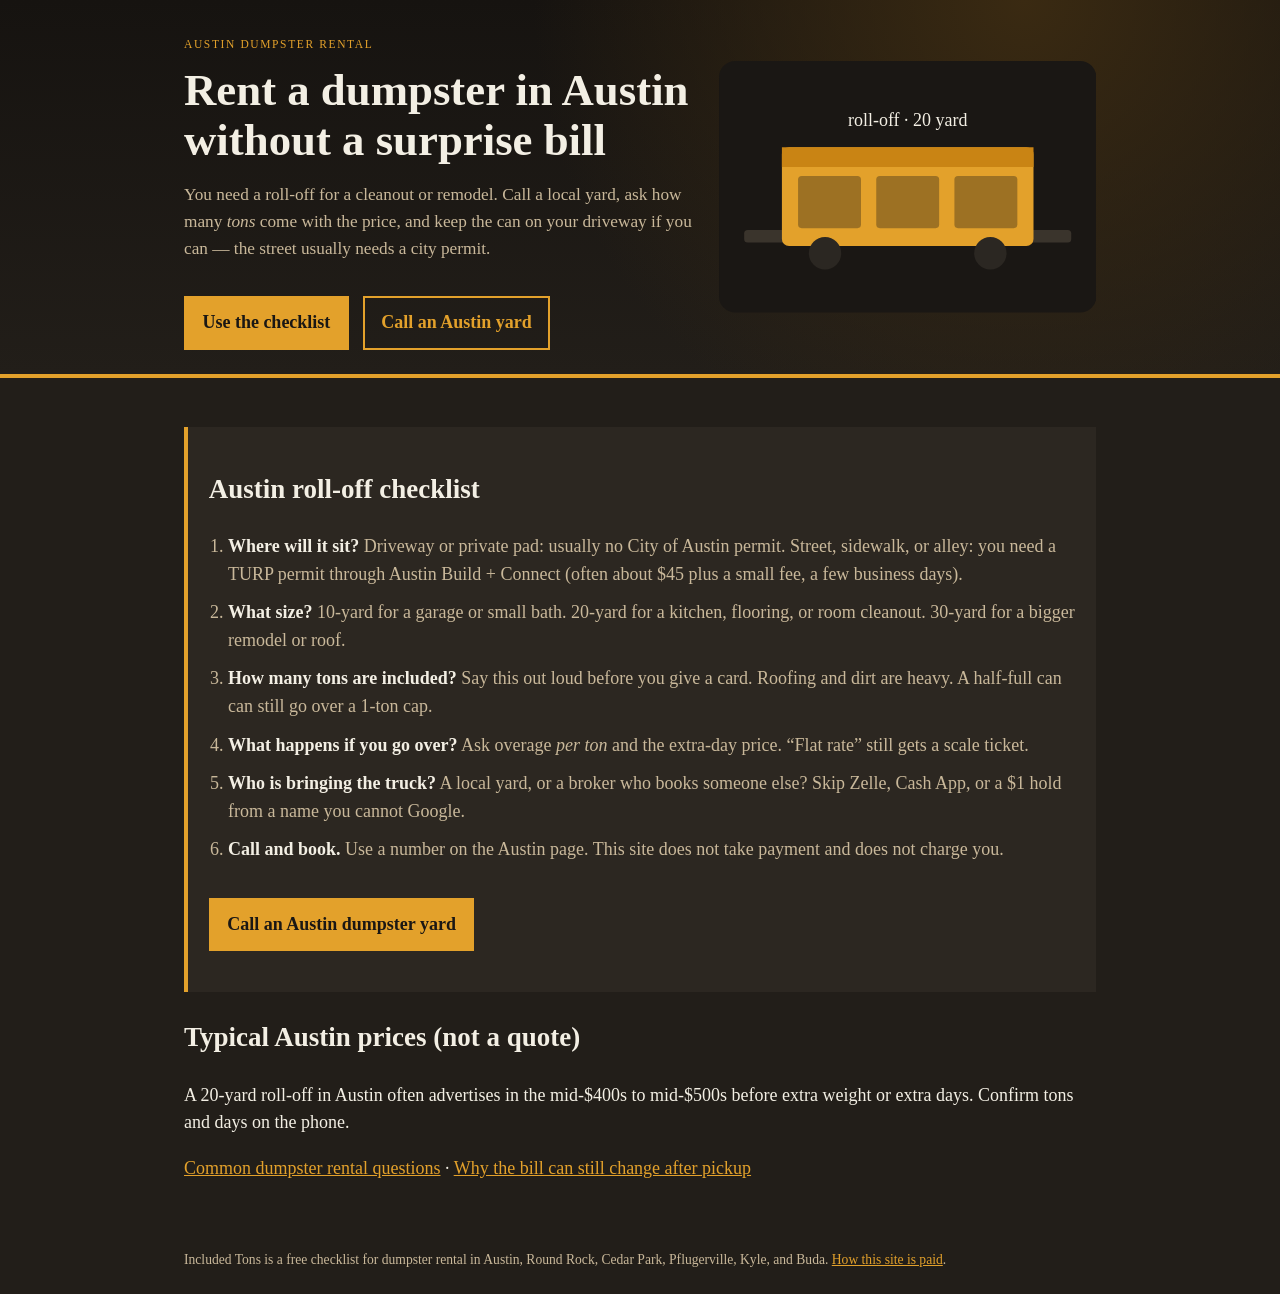
<file: index.html>
<!DOCTYPE html>
<html lang="en">
<head>
  <meta charset="utf-8" />
  <meta name="viewport" content="width=device-width, initial-scale=1" />
  <title>Dumpster rental Austin TX | Included tons, permits, local yards</title>
  <meta name="description" content="Austin dumpster rental checklist: which size, how many tons are included, driveway vs street permit, and local roll-off yards you can call today." />
  <link rel="stylesheet" href="styles.css" />
</head>
<body>
  <div class="hero">
    <div class="wrap hero-grid">
      <div>
        <p class="mark">Austin dumpster rental</p>
        <h1>Rent a dumpster in Austin without a surprise bill</h1>
        <p class="lede">You need a roll-off for a cleanout or remodel. Call a local yard, ask how many <em>tons</em> come with the price, and keep the can on your driveway if you can — the street usually needs a city permit.</p>
        <a class="cta" href="#checklist">Use the checklist</a>
        <a class="cta ghost" href="austin.html">Call an Austin yard</a>
      </div>
      <div class="art" aria-hidden="true">
        <svg viewBox="0 0 420 280" xmlns="http://www.w3.org/2000/svg">
          <rect x="0" y="0" width="420" height="280" rx="18" fill="#1a1714"/>
          <rect x="28" y="188" width="364" height="14" rx="4" fill="#3a342c"/>
          <rect x="70" y="96" width="280" height="110" rx="8" fill="#e3a12b"/>
          <rect x="70" y="96" width="280" height="22" fill="#c98414"/>
          <rect x="88" y="128" width="70" height="58" rx="4" fill="#1a1714" opacity=".35"/>
          <rect x="175" y="128" width="70" height="58" rx="4" fill="#1a1714" opacity=".35"/>
          <rect x="262" y="128" width="70" height="58" rx="4" fill="#1a1714" opacity=".35"/>
          <circle cx="118" cy="214" r="18" fill="#2b2722"/>
          <circle cx="302" cy="214" r="18" fill="#2b2722"/>
          <text x="210" y="72" text-anchor="middle" fill="#f3efe4" font-family="Georgia, serif" font-size="20">roll-off · 20 yard</text>
        </svg>
      </div>
    </div>
  </div>
  <main class="wrap">
    <section id="checklist" class="check">
      <h2>Austin roll-off checklist</h2>
      <ol>
        <li><strong>Where will it sit?</strong> Driveway or private pad: usually no City of Austin permit. Street, sidewalk, or alley: you need a TURP permit through Austin Build + Connect (often about $45 plus a small fee, a few business days).</li>
        <li><strong>What size?</strong> 10-yard for a garage or small bath. 20-yard for a kitchen, flooring, or room cleanout. 30-yard for a bigger remodel or roof.</li>
        <li><strong>How many tons are included?</strong> Say this out loud before you give a card. Roofing and dirt are heavy. A half-full can can still go over a 1-ton cap.</li>
        <li><strong>What happens if you go over?</strong> Ask overage <em>per ton</em> and the extra-day price. “Flat rate” still gets a scale ticket.</li>
        <li><strong>Who is bringing the truck?</strong> A local yard, or a broker who books someone else? Skip Zelle, Cash App, or a $1 hold from a name you cannot Google.</li>
        <li><strong>Call and book.</strong> Use a number on the Austin page. This site does not take payment and does not charge you.</li>
      </ol>
      <p><a class="cta" href="austin.html">Call an Austin dumpster yard</a></p>
    </section>
    <section>
      <h2>Typical Austin prices (not a quote)</h2>
      <p>A 20-yard roll-off in Austin often advertises in the mid-$400s to mid-$500s before extra weight or extra days. Confirm tons and days on the phone.</p>
      <p><a href="answers.html">Common dumpster rental questions</a> · <a href="overage.html">Why the bill can still change after pickup</a></p>
    </section>
  </main>
  <footer class="wrap">Included Tons is a free checklist for dumpster rental in Austin, Round Rock, Cedar Park, Pflugerville, Kyle, and Buda. <a href="disclose.html">How this site is paid</a>.</footer>
</body>
</html>
</file>
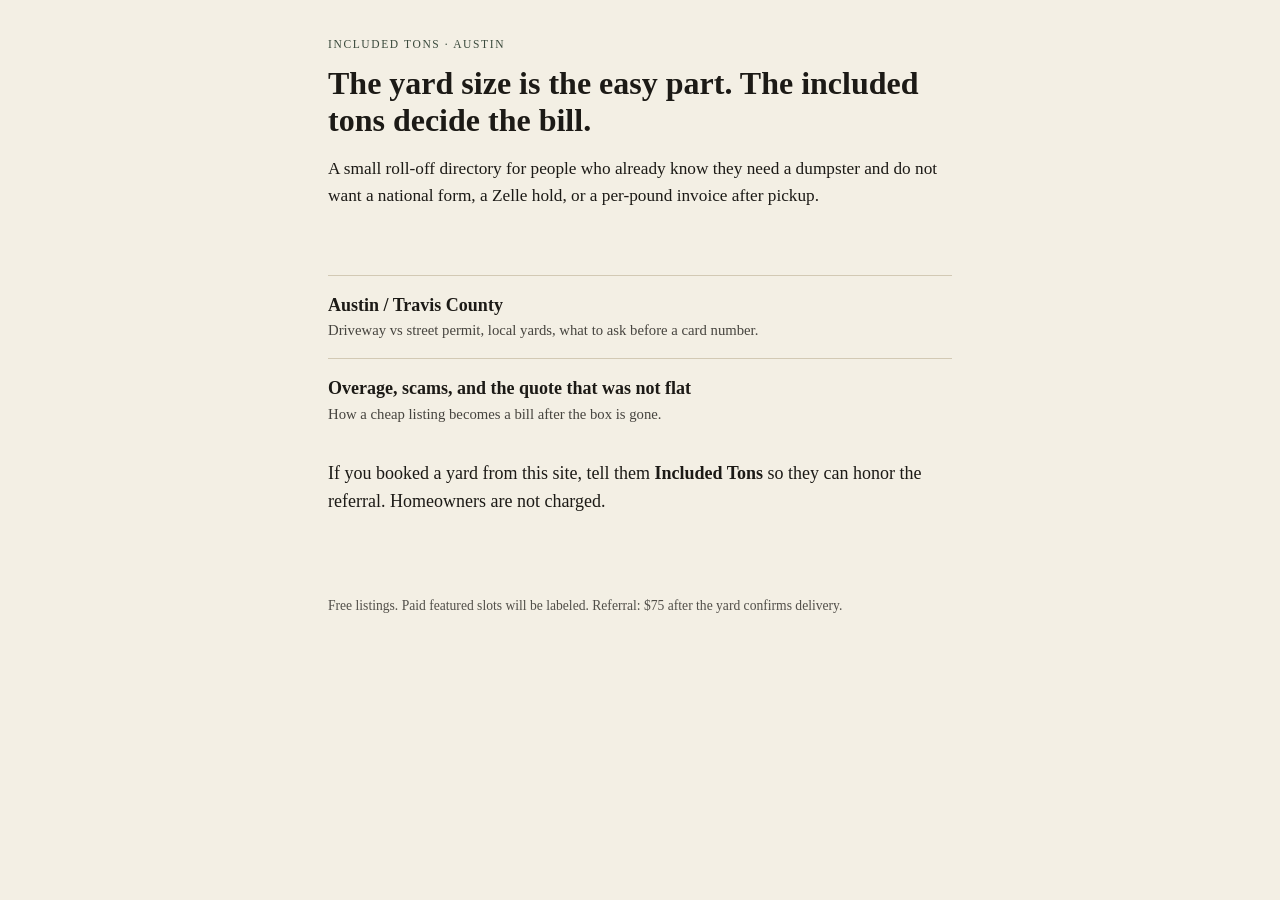
<file: site/index.html>
<!DOCTYPE html>
<html lang="en">
<head>
  <meta charset="utf-8" />
  <meta name="viewport" content="width=device-width, initial-scale=1" />
  <title>Included Tons — Austin dumpster rental without the surprise scale ticket</title>
  <meta name="description" content="Austin dumpster rental checklist: included tons, overage per ton, driveway vs TURP street permit, local yards that answer the phone." />
  <link rel="stylesheet" href="styles.css" />
</head>
<body>
  <header>
    <p class="mark">Included Tons · Austin</p>
    <h1>The yard size is the easy part. The included tons decide the bill.</h1>
    <p class="lede">A small roll-off directory for people who already know they need a dumpster and do not want a national form, a Zelle hold, or a per-pound invoice after pickup.</p>
  </header>
  <main>
    <ul class="cards">
      <li><a href="pages/austin-tx.html"><strong>Austin / Travis County</strong><span>Driveway vs street permit, local yards, what to ask before a card number.</span></a></li>
      <li><a href="pages/overage-and-scams.html"><strong>Overage, scams, and the quote that was not flat</strong><span>How a cheap listing becomes a bill after the box is gone.</span></a></li>
    </ul>
    <p>If you booked a yard from this site, tell them <strong>Included Tons</strong> so they can honor the referral. Homeowners are not charged.</p>
  </main>
  <footer>
    <p>Free listings. Paid featured slots will be labeled. Referral: $75 after the yard confirms delivery.</p>
  </footer>
</body>
</html>
</file>
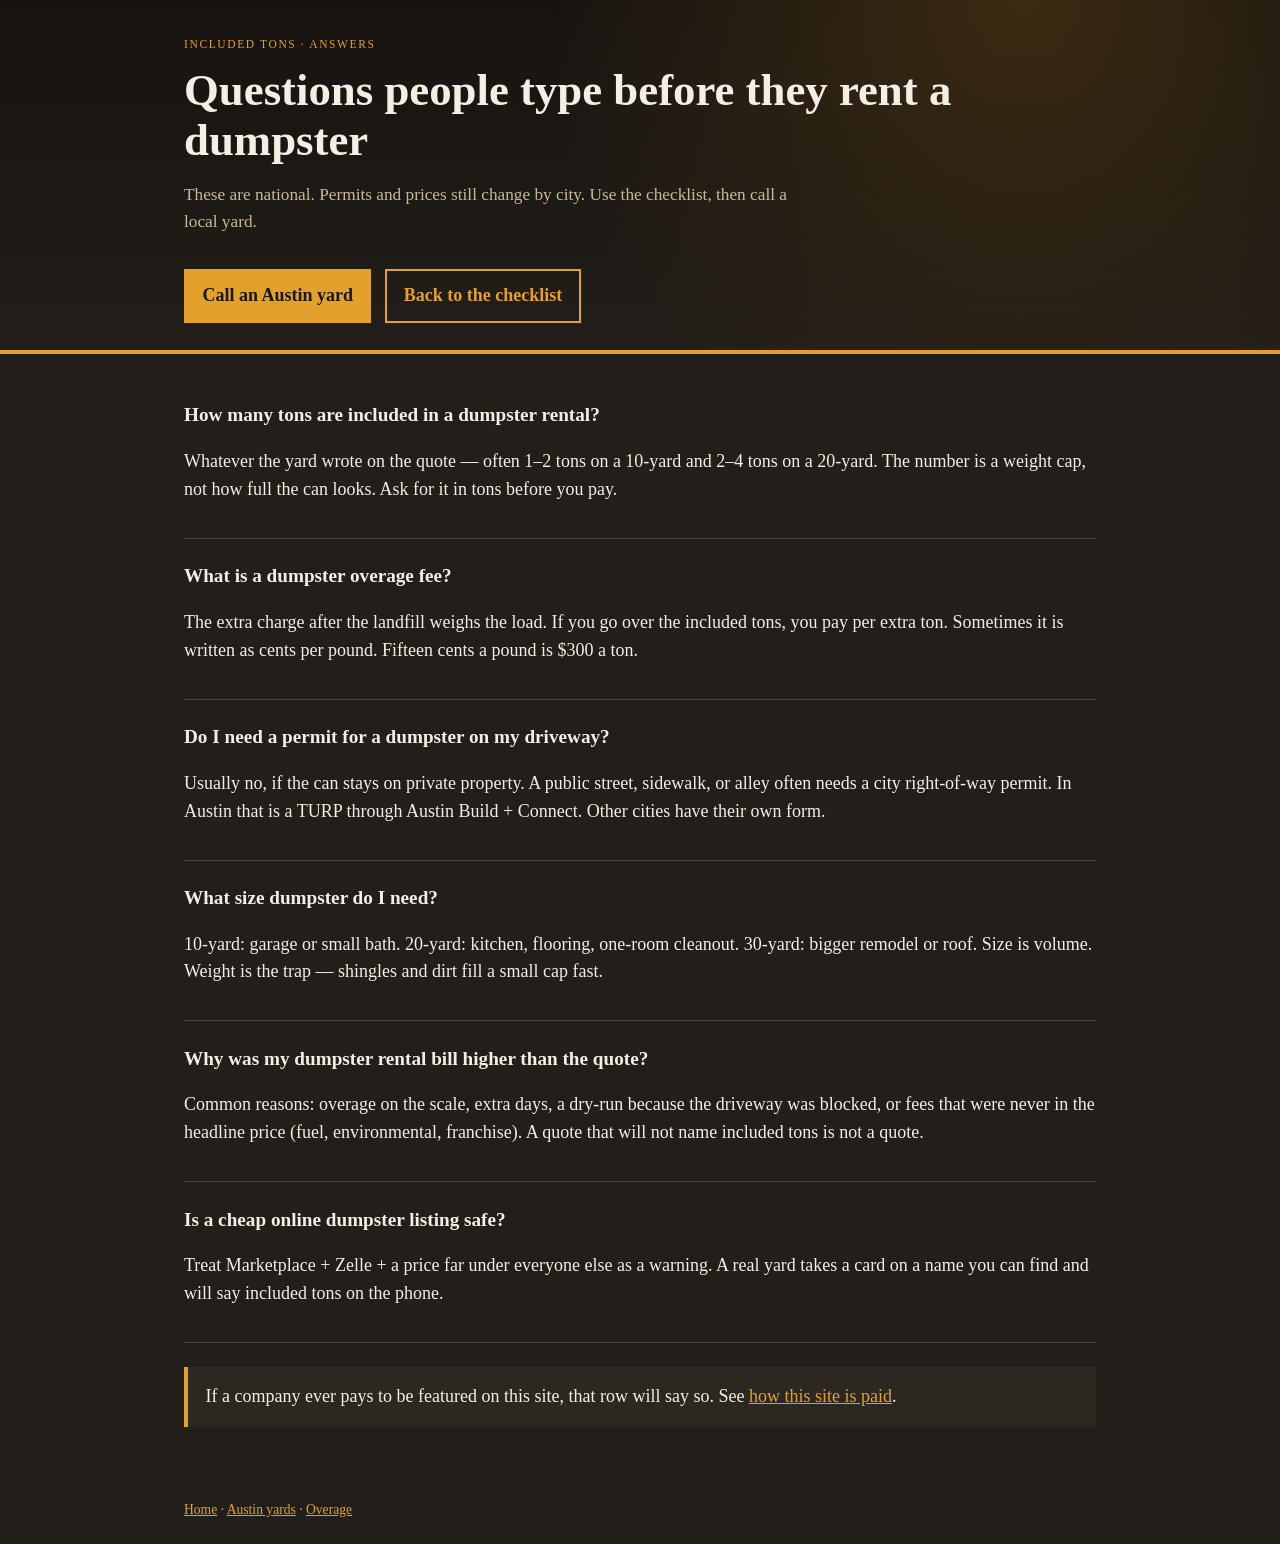
<file: answers.html>
<!DOCTYPE html>
<html lang="en">
<head>
  <meta charset="utf-8" />
  <meta name="viewport" content="width=device-width, initial-scale=1" />
  <title>Dumpster rental questions — included tons, overage, permits</title>
  <meta name="description" content="Clear answers to common dumpster rental searches: how many tons are included, overage fees, driveway vs street permits, and what size can you need. Not tied to one city." />
  <link rel="stylesheet" href="styles.css" />
</head>
<body>
  <div class="hero slim">
    <div class="wrap">
      <p class="mark"><a href="index.html">Included Tons</a> · Answers</p>
      <h1>Questions people type before they rent a dumpster</h1>
      <p class="lede">These are national. Permits and prices still change by city. Use the checklist, then call a local yard.</p>
      <a class="cta" href="austin.html">Call an Austin yard</a>
      <a class="cta ghost" href="index.html#checklist">Back to the checklist</a>
    </div>
  </div>
  <main class="wrap">
    <article class="qa">
      <h2>How many tons are included in a dumpster rental?</h2>
      <p>Whatever the yard wrote on the quote — often 1–2 tons on a 10-yard and 2–4 tons on a 20-yard. The number is a weight cap, not how full the can looks. Ask for it in tons before you pay.</p>
    </article>
    <article class="qa">
      <h2>What is a dumpster overage fee?</h2>
      <p>The extra charge after the landfill weighs the load. If you go over the included tons, you pay per extra ton. Sometimes it is written as cents per pound. Fifteen cents a pound is $300 a ton.</p>
    </article>
    <article class="qa">
      <h2>Do I need a permit for a dumpster on my driveway?</h2>
      <p>Usually no, if the can stays on private property. A public street, sidewalk, or alley often needs a city right-of-way permit. In Austin that is a TURP through Austin Build + Connect. Other cities have their own form.</p>
    </article>
    <article class="qa">
      <h2>What size dumpster do I need?</h2>
      <p>10-yard: garage or small bath. 20-yard: kitchen, flooring, one-room cleanout. 30-yard: bigger remodel or roof. Size is volume. Weight is the trap — shingles and dirt fill a small cap fast.</p>
    </article>
    <article class="qa">
      <h2>Why was my dumpster rental bill higher than the quote?</h2>
      <p>Common reasons: overage on the scale, extra days, a dry-run because the driveway was blocked, or fees that were never in the headline price (fuel, environmental, franchise). A quote that will not name included tons is not a quote.</p>
    </article>
    <article class="qa">
      <h2>Is a cheap online dumpster listing safe?</h2>
      <p>Treat Marketplace + Zelle + a price far under everyone else as a warning. A real yard takes a card on a name you can find and will say included tons on the phone.</p>
    </article>
    <p class="note">If a company ever pays to be featured on this site, that row will say so. See <a href="disclose.html">how this site is paid</a>.</p>
  </main>
  <footer class="wrap"><a href="index.html">Home</a> · <a href="austin.html">Austin yards</a> · <a href="overage.html">Overage</a></footer>
</body>
</html>
</file>
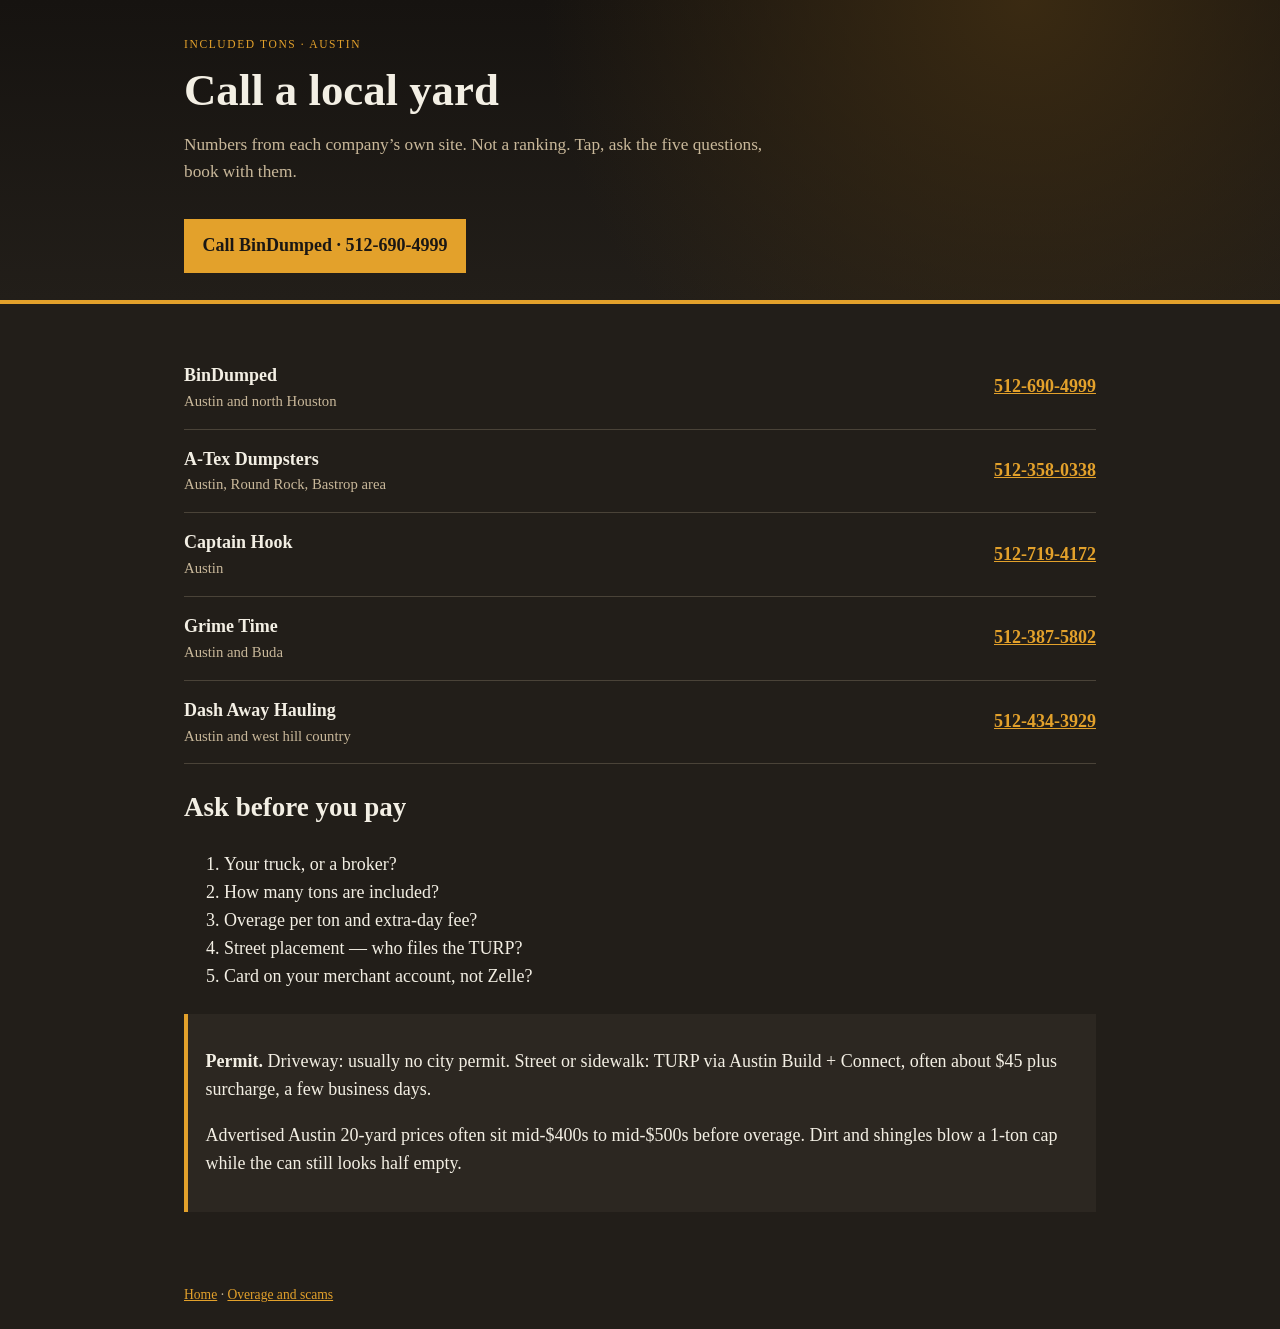
<file: austin.html>
<!DOCTYPE html>
<html lang="en">
<head>
  <meta charset="utf-8" />
  <meta name="viewport" content="width=device-width, initial-scale=1" />
  <title>Call an Austin dumpster yard — Included Tons</title>
  <link rel="stylesheet" href="styles.css" />
</head>
<body>
  <div class="hero slim">
    <div class="wrap">
      <p class="mark"><a href="index.html">Included Tons</a> · Austin</p>
      <h1>Call a local yard</h1>
      <p class="lede">Numbers from each company’s own site. Not a ranking. Tap, ask the five questions, book with them.</p>
      <a class="cta" href="tel:+15126904999">Call BinDumped · 512-690-4999</a>
    </div>
  </div>
  <main class="wrap">
    <ul class="yards">
      <li>
        <div>
          <strong>BinDumped</strong>
          <span>Austin and north Houston</span>
        </div>
        <a class="cta-secondary" href="tel:+15126904999">512-690-4999</a>
      </li>
      <li>
        <div>
          <strong>A-Tex Dumpsters</strong>
          <span>Austin, Round Rock, Bastrop area</span>
        </div>
        <a class="cta-secondary" href="tel:+15123580338">512-358-0338</a>
      </li>
      <li>
        <div>
          <strong>Captain Hook</strong>
          <span>Austin</span>
        </div>
        <a class="cta-secondary" href="tel:+15127194172">512-719-4172</a>
      </li>
      <li>
        <div>
          <strong>Grime Time</strong>
          <span>Austin and Buda</span>
        </div>
        <a class="cta-secondary" href="tel:+15123875802">512-387-5802</a>
      </li>
      <li>
        <div>
          <strong>Dash Away Hauling</strong>
          <span>Austin and west hill country</span>
        </div>
        <a class="cta-secondary" href="tel:+15124343929">512-434-3929</a>
      </li>
    </ul>
    <h2 id="ask">Ask before you pay</h2>
    <ol class="ask">
      <li>Your truck, or a broker?</li>
      <li>How many tons are included?</li>
      <li>Overage per ton and extra-day fee?</li>
      <li>Street placement — who files the TURP?</li>
      <li>Card on your merchant account, not Zelle?</li>
    </ol>
    <div class="note">
      <p><strong>Permit.</strong> Driveway: usually no city permit. Street or sidewalk: TURP via Austin Build + Connect, often about $45 plus surcharge, a few business days.</p>
      <p>Advertised Austin 20-yard prices often sit mid-$400s to mid-$500s before overage. Dirt and shingles blow a 1-ton cap while the can still looks half empty.</p>
    </div>
  </main>
  <footer class="wrap"><a href="index.html">Home</a> · <a href="overage.html">Overage and scams</a></footer>
</body>
</html>
</file>
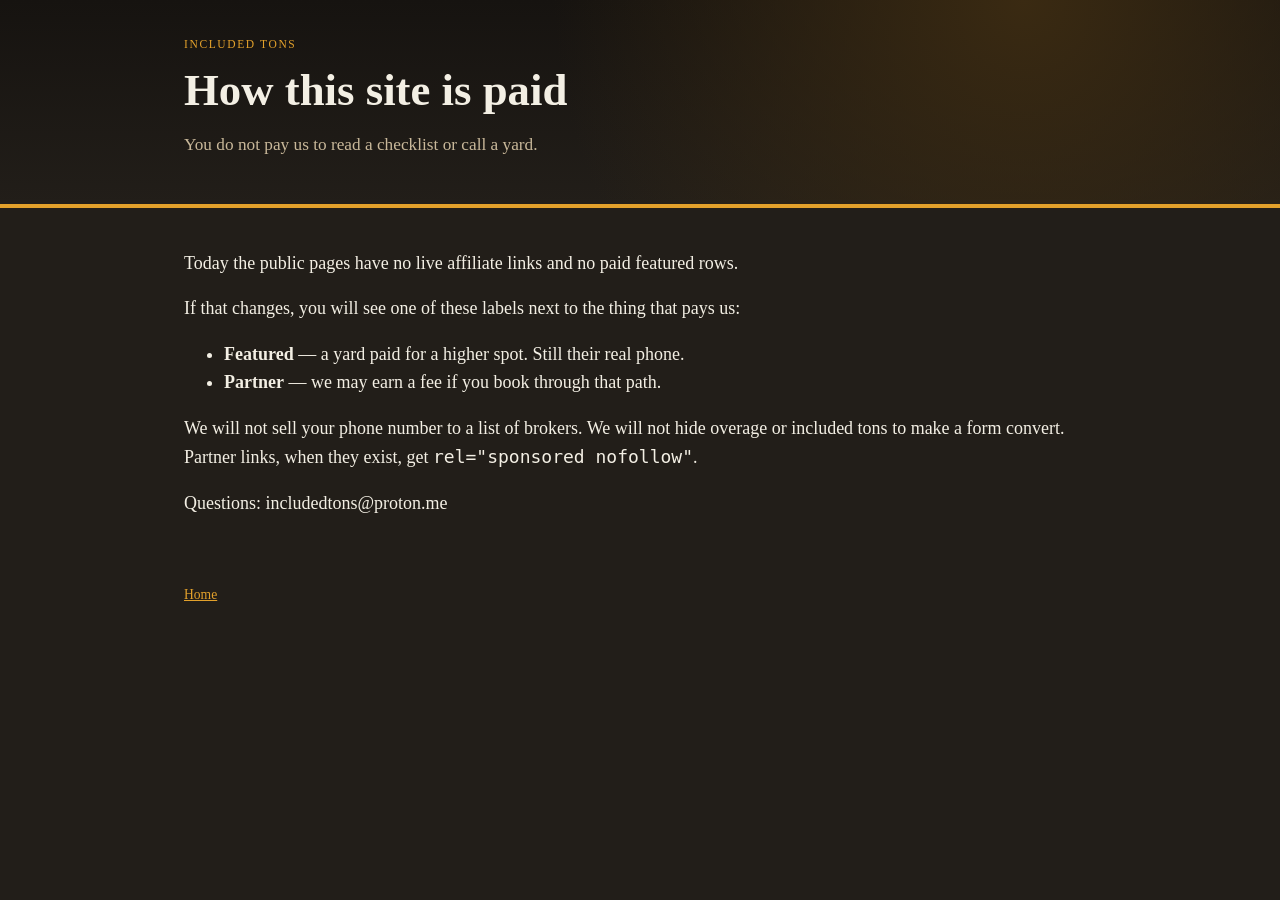
<file: disclose.html>
<!DOCTYPE html>
<html lang="en">
<head>
  <meta charset="utf-8" />
  <meta name="viewport" content="width=device-width, initial-scale=1" />
  <title>How Included Tons is paid</title>
  <meta name="description" content="Included Tons is free for homeowners. If a listing is paid or an affiliate link is used, it will be labeled." />
  <link rel="stylesheet" href="styles.css" />
</head>
<body>
  <div class="hero slim">
    <div class="wrap">
      <p class="mark"><a href="index.html">Included Tons</a></p>
      <h1>How this site is paid</h1>
      <p class="lede">You do not pay us to read a checklist or call a yard.</p>
    </div>
  </div>
  <main class="wrap">
    <p>Today the public pages have no live affiliate links and no paid featured rows.</p>
    <p>If that changes, you will see one of these labels next to the thing that pays us:</p>
    <ul>
      <li><strong>Featured</strong> — a yard paid for a higher spot. Still their real phone.</li>
      <li><strong>Partner</strong> — we may earn a fee if you book through that path.</li>
    </ul>
    <p>We will not sell your phone number to a list of brokers. We will not hide overage or included tons to make a form convert. Partner links, when they exist, get <code>rel="sponsored nofollow"</code>.</p>
    <p>Questions: includedtons@proton.me</p>
  </main>
  <footer class="wrap"><a href="index.html">Home</a></footer>
</body>
</html>
</file>
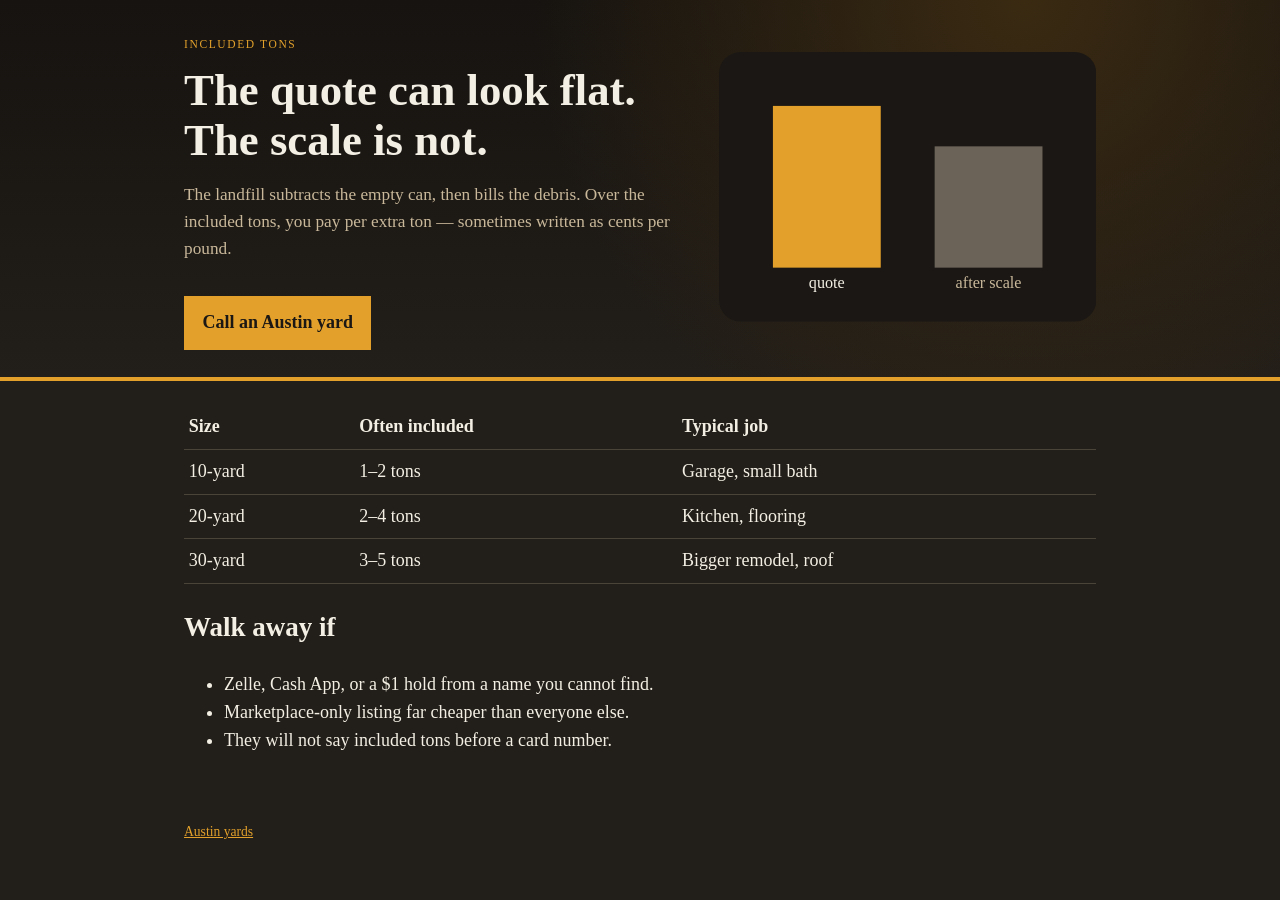
<file: overage.html>
<!DOCTYPE html>
<html lang="en">
<head>
  <meta charset="utf-8" />
  <meta name="viewport" content="width=device-width, initial-scale=1" />
  <title>Dumpster overage and scams — Included Tons</title>
  <link rel="stylesheet" href="styles.css" />
</head>
<body>
  <div class="hero slim">
    <div class="wrap hero-grid">
      <div>
        <p class="mark"><a href="index.html">Included Tons</a></p>
        <h1>The quote can look flat. The scale is not.</h1>
        <p class="lede">The landfill subtracts the empty can, then bills the debris. Over the included tons, you pay per extra ton — sometimes written as cents per pound.</p>
        <a class="cta" href="austin.html">Call an Austin yard</a>
      </div>
      <div class="art" aria-hidden="true">
        <svg viewBox="0 0 280 200" xmlns="http://www.w3.org/2000/svg">
          <rect width="280" height="200" rx="16" fill="#1a1714"/>
          <rect x="40" y="40" width="80" height="120" fill="#e3a12b"/>
          <rect x="160" y="70" width="80" height="90" fill="#6b6358"/>
          <text x="80" y="175" text-anchor="middle" fill="#f3efe4" font-size="12" font-family="Georgia, serif">quote</text>
          <text x="200" y="175" text-anchor="middle" fill="#c9b89a" font-size="12" font-family="Georgia, serif">after scale</text>
        </svg>
      </div>
    </div>
  </div>
  <main class="wrap">
    <table>
      <thead><tr><th>Size</th><th>Often included</th><th>Typical job</th></tr></thead>
      <tbody>
        <tr><td>10-yard</td><td>1–2 tons</td><td>Garage, small bath</td></tr>
        <tr><td>20-yard</td><td>2–4 tons</td><td>Kitchen, flooring</td></tr>
        <tr><td>30-yard</td><td>3–5 tons</td><td>Bigger remodel, roof</td></tr>
      </tbody>
    </table>
    <h2>Walk away if</h2>
    <ul>
      <li>Zelle, Cash App, or a $1 hold from a name you cannot find.</li>
      <li>Marketplace-only listing far cheaper than everyone else.</li>
      <li>They will not say included tons before a card number.</li>
    </ul>
  </main>
  <footer class="wrap"><a href="austin.html">Austin yards</a></footer>
</body>
</html>
</file>
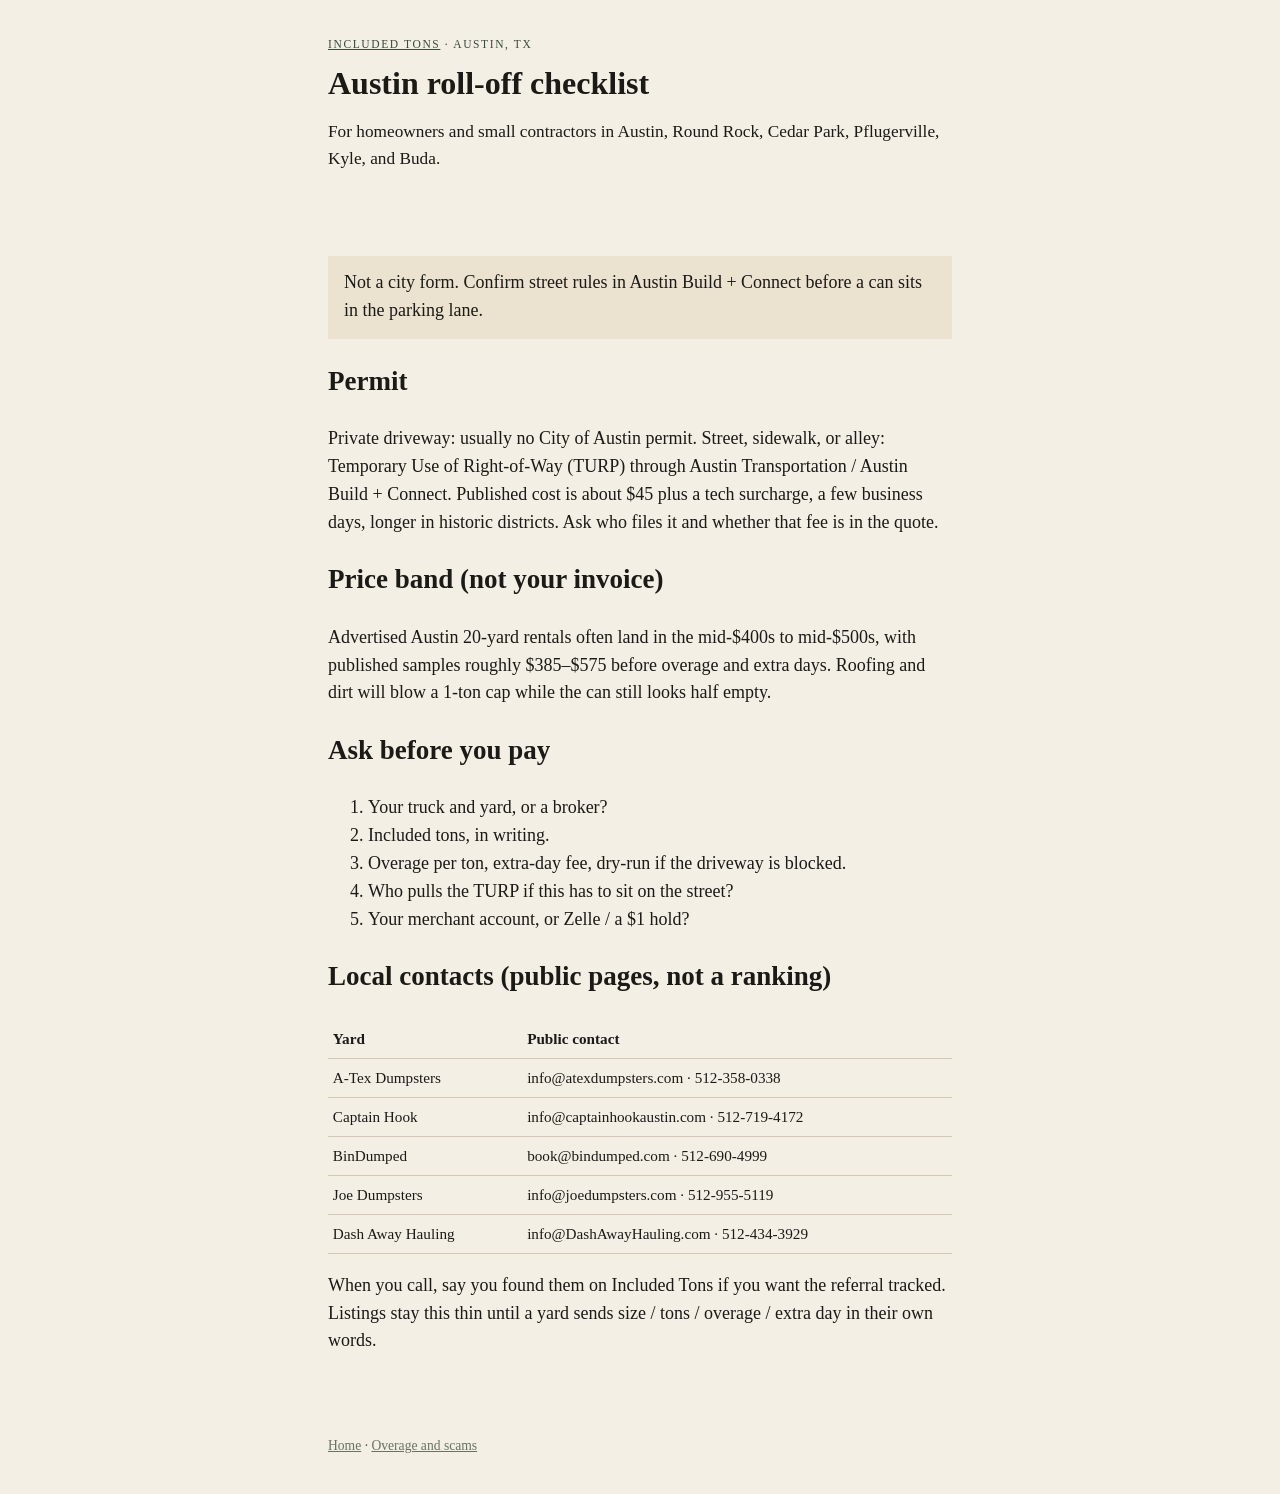
<file: site/pages/austin-tx.html>
<!DOCTYPE html>
<html lang="en">
<head>
  <meta charset="utf-8" />
  <meta name="viewport" content="width=device-width, initial-scale=1" />
  <title>Austin dumpster rental — included tons, TURP permit, local yards</title>
  <meta name="description" content="Austin roll-off dumpster rental: no permit on a private driveway. Street or sidewalk needs a TURP. Ask included tons and overage per ton before you book." />
  <link rel="stylesheet" href="../styles.css" />
</head>
<body>
  <header>
    <p class="mark"><a href="../index.html">Included Tons</a> · Austin, TX</p>
    <h1>Austin roll-off checklist</h1>
    <p class="lede">For homeowners and small contractors in Austin, Round Rock, Cedar Park, Pflugerville, Kyle, and Buda.</p>
  </header>
  <main>
    <p class="warn">Not a city form. Confirm street rules in Austin Build + Connect before a can sits in the parking lane.</p>

    <h2>Permit</h2>
    <p>Private driveway: usually no City of Austin permit. Street, sidewalk, or alley: Temporary Use of Right-of-Way (TURP) through Austin Transportation / Austin Build + Connect. Published cost is about $45 plus a tech surcharge, a few business days, longer in historic districts. Ask who files it and whether that fee is in the quote.</p>

    <h2>Price band (not your invoice)</h2>
    <p>Advertised Austin 20-yard rentals often land in the mid-$400s to mid-$500s, with published samples roughly $385–$575 before overage and extra days. Roofing and dirt will blow a 1-ton cap while the can still looks half empty.</p>

    <h2>Ask before you pay</h2>
    <ol>
      <li>Your truck and yard, or a broker?</li>
      <li>Included tons, in writing.</li>
      <li>Overage per ton, extra-day fee, dry-run if the driveway is blocked.</li>
      <li>Who pulls the TURP if this has to sit on the street?</li>
      <li>Your merchant account, or Zelle / a $1 hold?</li>
    </ol>

    <h2>Local contacts (public pages, not a ranking)</h2>
    <table>
      <thead><tr><th>Yard</th><th>Public contact</th></tr></thead>
      <tbody>
        <tr><td>A-Tex Dumpsters</td><td>info@atexdumpsters.com · 512-358-0338</td></tr>
        <tr><td>Captain Hook</td><td>info@captainhookaustin.com · 512-719-4172</td></tr>
        <tr><td>BinDumped</td><td>book@bindumped.com · 512-690-4999</td></tr>
        <tr><td>Joe Dumpsters</td><td>info@joedumpsters.com · 512-955-5119</td></tr>
        <tr><td>Dash Away Hauling</td><td>info@DashAwayHauling.com · 512-434-3929</td></tr>
      </tbody>
    </table>
    <p>When you call, say you found them on Included Tons if you want the referral tracked. Listings stay this thin until a yard sends size / tons / overage / extra day in their own words.</p>
  </main>
  <footer>
    <p><a href="../index.html">Home</a> · <a href="overage-and-scams.html">Overage and scams</a></p>
  </footer>
</body>
</html>
</file>
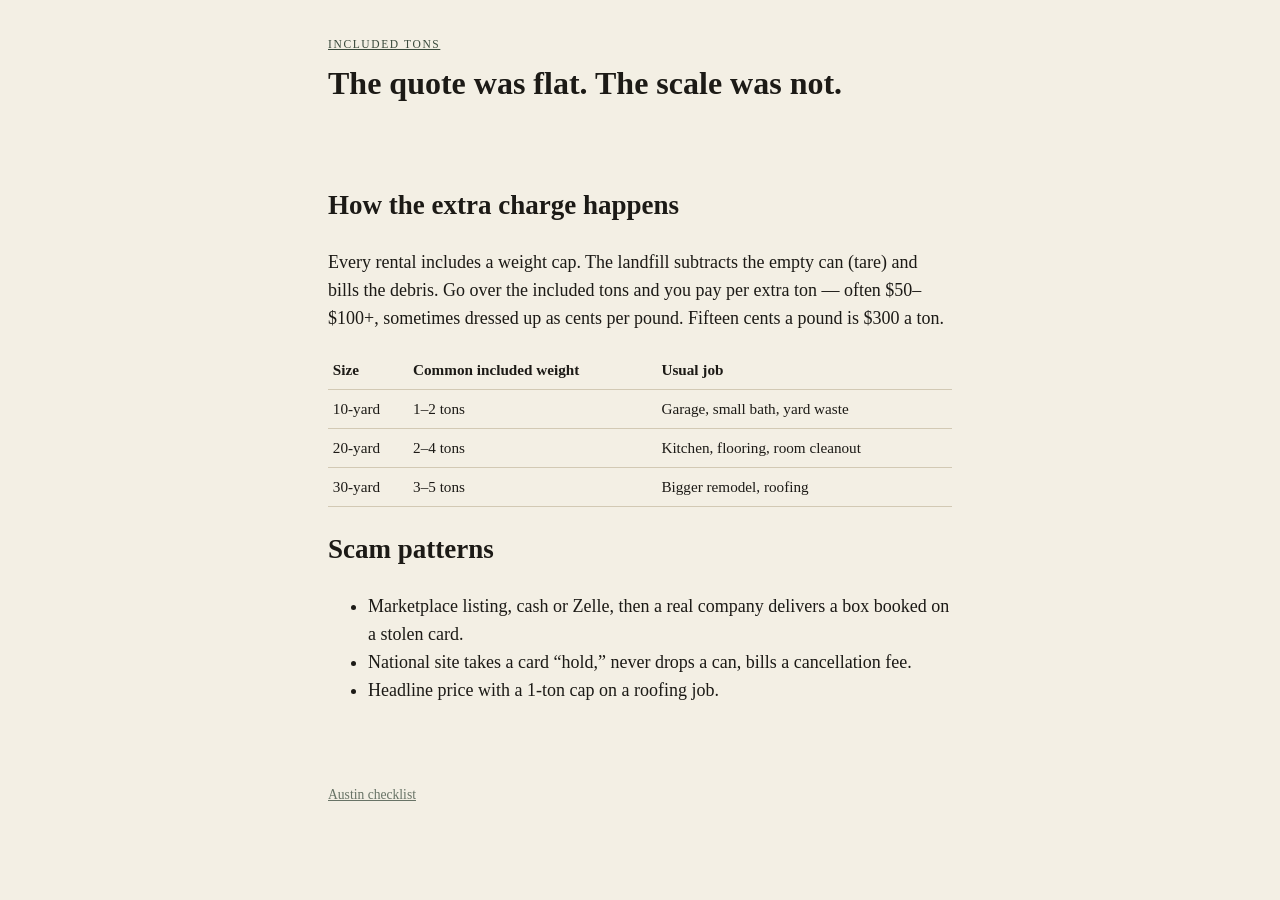
<file: site/pages/overage-and-scams.html>
<!DOCTYPE html>
<html lang="en">
<head>
  <meta charset="utf-8" />
  <meta name="viewport" content="width=device-width, initial-scale=1" />
  <title>Dumpster overage fees and rental scams</title>
  <meta name="description" content="Dumpster rental overage is billed by the ton after the landfill scale. Watch Zelle holds, Facebook listings, and per-pound fine print." />
  <link rel="stylesheet" href="../styles.css" />
</head>
<body>
  <header>
    <p class="mark"><a href="../index.html">Included Tons</a></p>
    <h1>The quote was flat. The scale was not.</h1>
  </header>
  <main>
    <h2>How the extra charge happens</h2>
    <p>Every rental includes a weight cap. The landfill subtracts the empty can (tare) and bills the debris. Go over the included tons and you pay per extra ton — often $50–$100+, sometimes dressed up as cents per pound. Fifteen cents a pound is $300 a ton.</p>
    <table>
      <thead><tr><th>Size</th><th>Common included weight</th><th>Usual job</th></tr></thead>
      <tbody>
        <tr><td>10-yard</td><td>1–2 tons</td><td>Garage, small bath, yard waste</td></tr>
        <tr><td>20-yard</td><td>2–4 tons</td><td>Kitchen, flooring, room cleanout</td></tr>
        <tr><td>30-yard</td><td>3–5 tons</td><td>Bigger remodel, roofing</td></tr>
      </tbody>
    </table>

    <h2>Scam patterns</h2>
    <ul>
      <li>Marketplace listing, cash or Zelle, then a real company delivers a box booked on a stolen card.</li>
      <li>National site takes a card “hold,” never drops a can, bills a cancellation fee.</li>
      <li>Headline price with a 1-ton cap on a roofing job.</li>
    </ul>
  </main>
  <footer><p><a href="austin-tx.html">Austin checklist</a></p></footer>
</body>
</html>
</file>
<file: styles.css>
:root {
  --ink: #f3efe4;
  --muted: #c9b89a;
  --paper: #221e19;
  --panel: #2c2721;
  --line: #4a4338;
  --amber: #e3a12b;
}
* { box-sizing: border-box; }
body {
  margin: 0;
  background: var(--paper);
  color: var(--ink);
  font: 18px/1.55 Georgia, "Times New Roman", serif;
}
a { color: var(--amber); }
.wrap { max-width: 960px; margin: 0 auto; padding: 1.5rem; }
.hero {
  background:
    radial-gradient(circle at 80% 0%, #3a2a12 0%, transparent 45%),
    linear-gradient(180deg, #161310 0%, #221e19 100%);
  border-bottom: 4px solid var(--amber);
}
.hero.slim { padding-bottom: 0.2rem; }
.hero-grid {
  display: grid;
  gap: 1.5rem;
  align-items: center;
}
@media (min-width: 800px) {
  .hero-grid { grid-template-columns: 1.15fr .85fr; }
}
.mark { letter-spacing: .14em; text-transform: uppercase; font-size: .72rem; color: var(--amber); }
.mark a { color: inherit; text-decoration: none; }
h1 { font-size: clamp(1.85rem, 4.6vw, 2.8rem); line-height: 1.12; margin: .35rem 0 .7rem; }
.lede { color: var(--muted); font-size: 1.08rem; max-width: 38rem; }
.cta {
  display: inline-block;
  margin: 1rem 0.6rem 0 0;
  padding: .8rem 1.15rem;
  background: var(--amber);
  color: #1a1714;
  text-decoration: none;
  font-weight: 700;
}
.cta.ghost {
  background: transparent;
  color: var(--amber);
  box-shadow: inset 0 0 0 2px var(--amber);
}
.art svg { width: 100%; height: auto; display: block; }
.check {
  background: var(--panel);
  border-left: 4px solid var(--amber);
  padding: 1.2rem 1.3rem 1.4rem;
  margin: 1.6rem 0;
}
.check ol { color: var(--muted); padding-left: 1.2rem; }
.check li { margin: 0.65rem 0; }
.check strong { color: var(--ink); }
.qa {
  border-bottom: 1px solid var(--line);
  padding: 0.4rem 0 1rem;
}
.qa h2 { font-size: 1.2rem; }
.note {
  background: var(--panel);
  border-left: 4px solid var(--amber);
  padding: 1rem 1.1rem;
  margin: 1.5rem 0;
}
.yards { list-style: none; padding: 0; }
.yards li {
  display: flex;
  justify-content: space-between;
  gap: 1rem;
  align-items: center;
  padding: 1rem 0;
  border-bottom: 1px solid var(--line);
}
.yards span { display: block; color: var(--muted); font-size: .92rem; }
.cta-secondary { white-space: nowrap; font-weight: 700; }
table { width: 100%; border-collapse: collapse; }
th, td { text-align: left; padding: .5rem .3rem; border-bottom: 1px solid var(--line); }
footer { color: var(--muted); font-size: .85rem; padding-bottom: 2.5rem; }
</file>
<file: site/styles.css>
:root {
  --ink: #1c1a16;
  --paper: #f3efe4;
  --rule: #d2c9b4;
  --steel: #3a4a3c;
  --rust: #8b4a2b;
}
* { box-sizing: border-box; }
body {
  margin: 0;
  font: 18px/1.55 "IBM Plex Serif", Georgia, serif;
  color: var(--ink);
  background: var(--paper);
}
header, main, footer { max-width: 42rem; margin: 0 auto; padding: 1.5rem; }
.mark { letter-spacing: 0.14em; text-transform: uppercase; font-size: 0.72rem; color: var(--steel); }
.mark a { color: inherit; }
h1 { font-size: 2rem; line-height: 1.15; margin: 0.3rem 0 0.8rem; }
.lede { font-size: 1.08rem; }
.cards { list-style: none; padding: 0; margin: 0; }
.cards li { border-top: 1px solid var(--rule); }
.cards a { display: block; padding: 1rem 0; color: inherit; text-decoration: none; }
.cards span { display: block; font-size: 0.92rem; opacity: 0.8; }
table { width: 100%; border-collapse: collapse; font-size: 0.95rem; }
th, td { border-bottom: 1px solid var(--rule); text-align: left; padding: 0.45rem 0.3rem; vertical-align: top; }
.warn { background: #ebe2d0; padding: 0.85rem 1rem; }
footer { font-size: 0.85rem; opacity: 0.75; }
a { color: var(--steel); }
</file>
